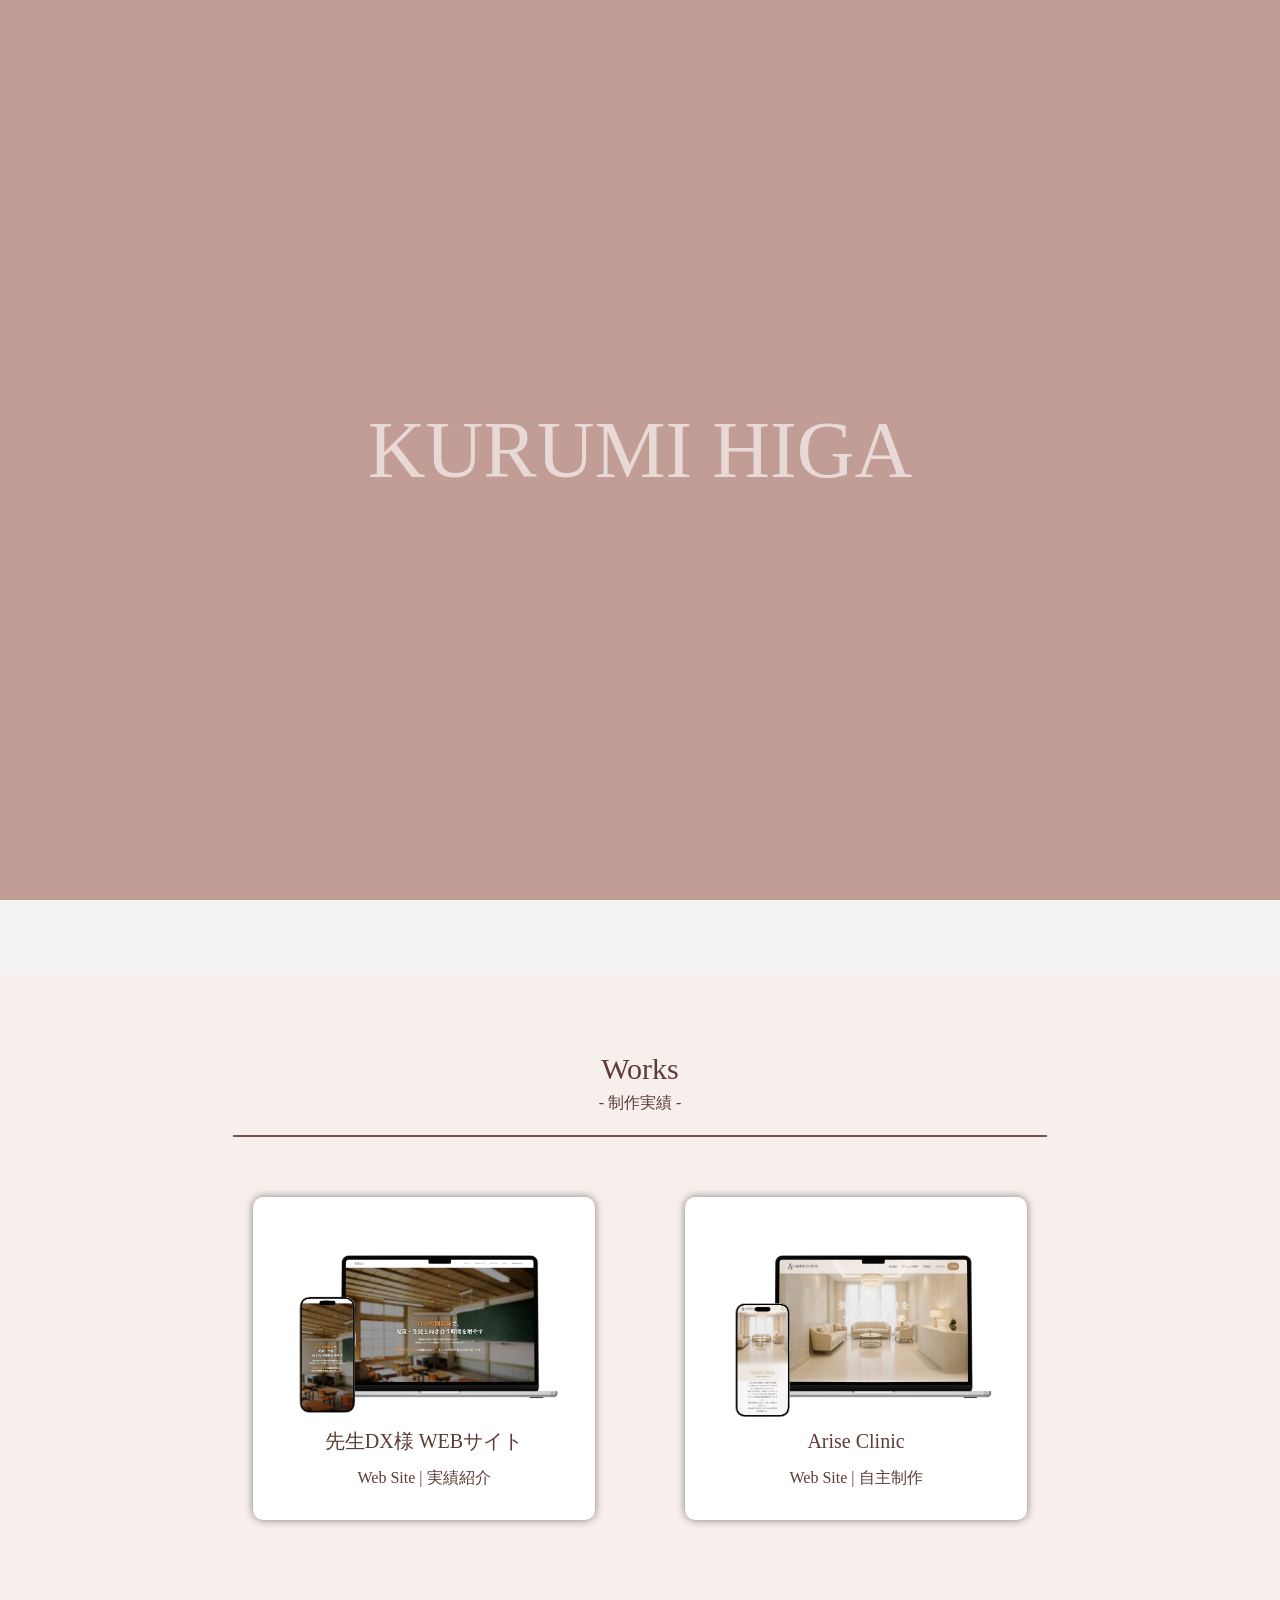
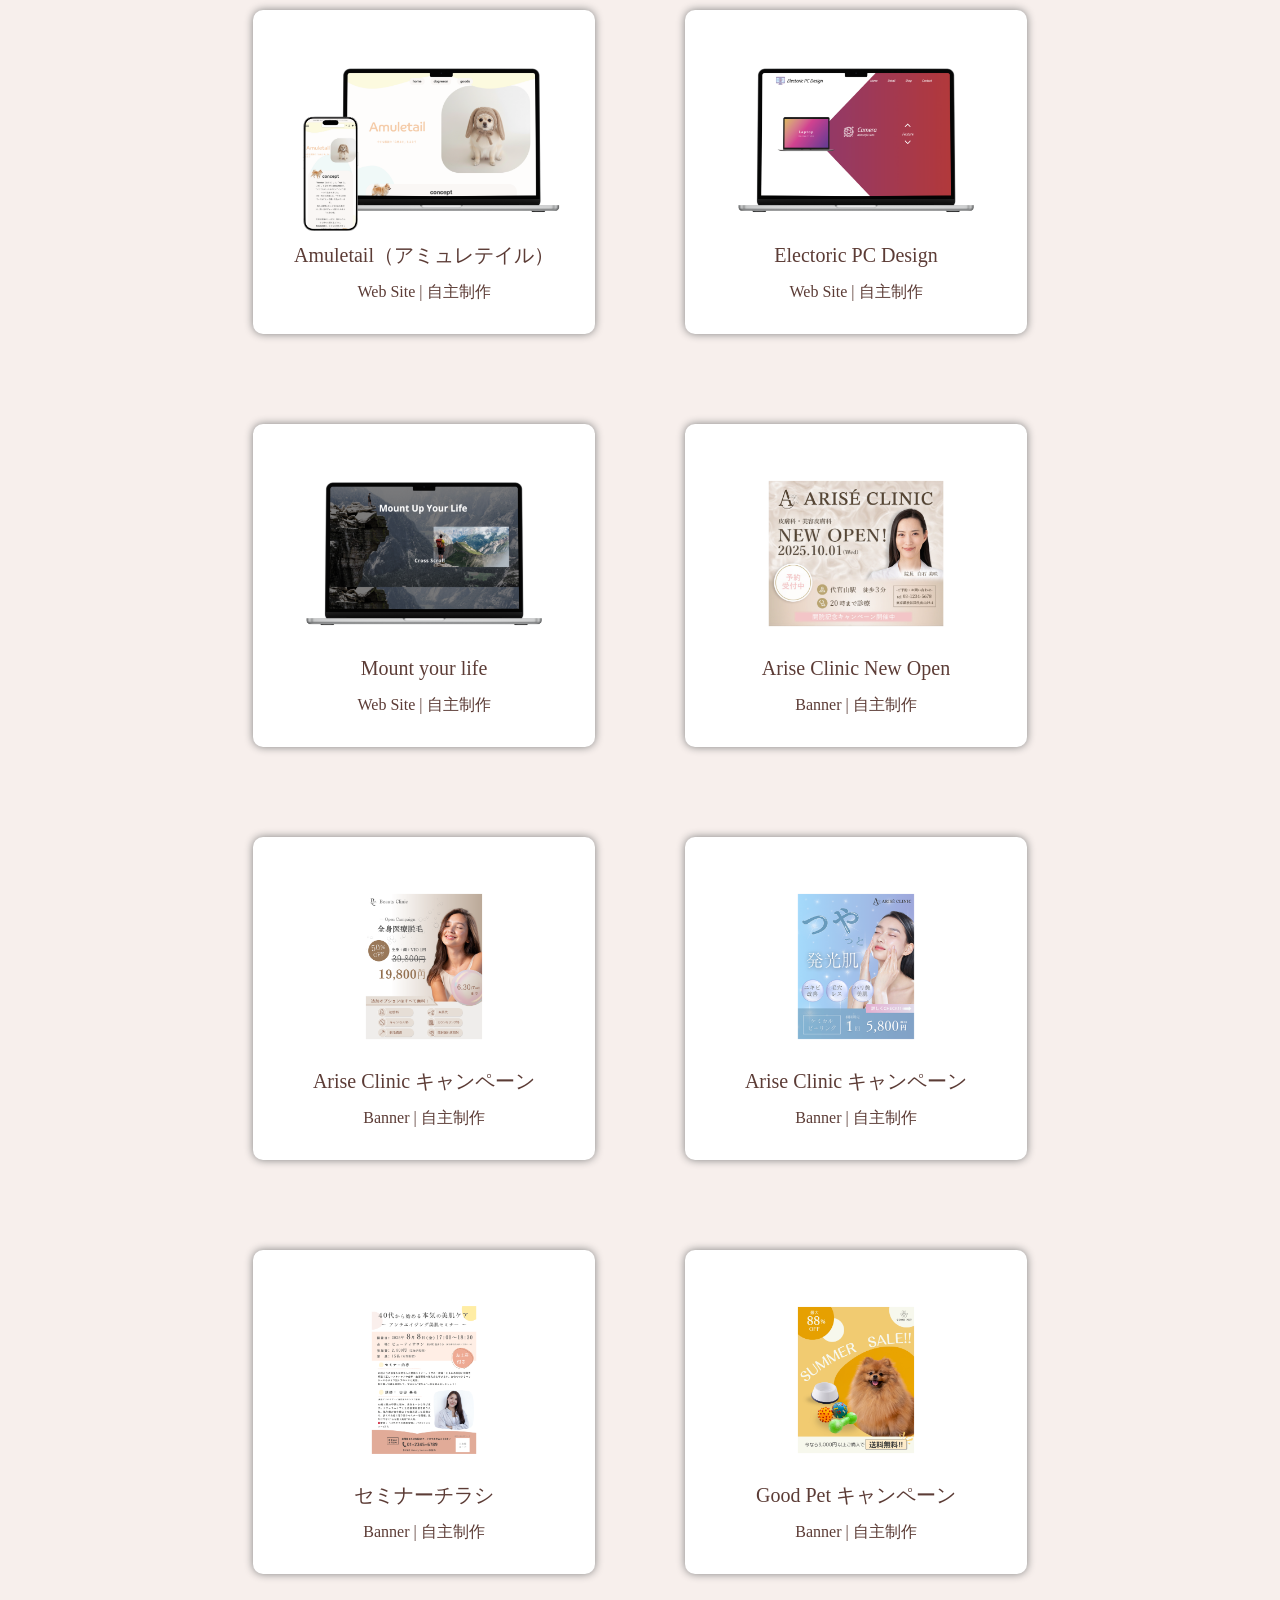
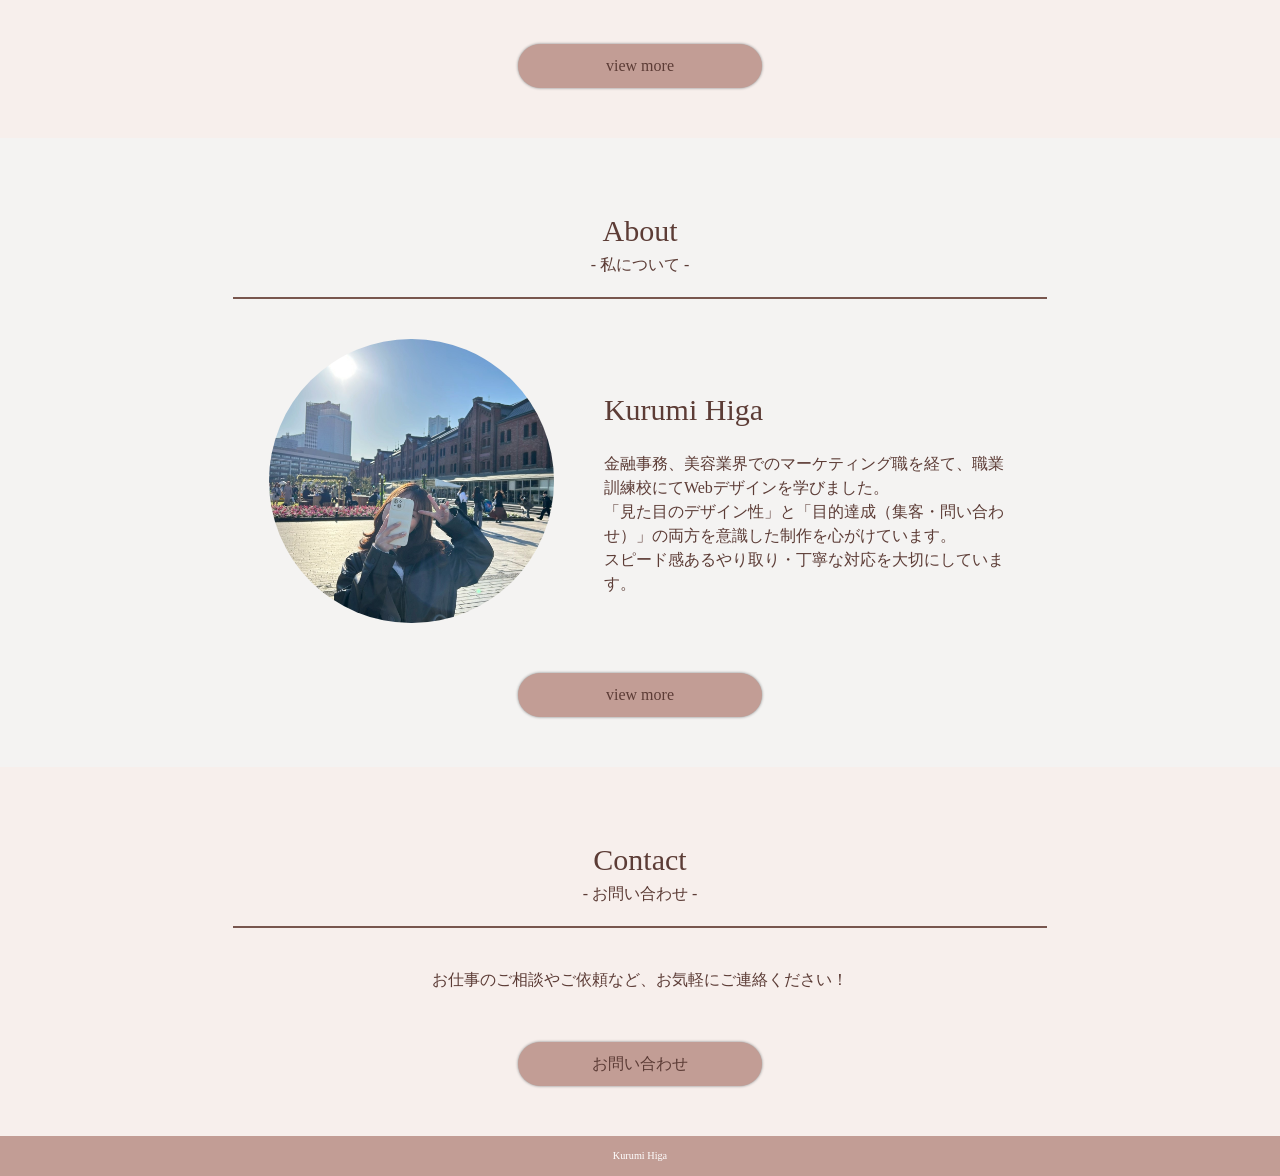
<file: index.html>
<!DOCTYPE html>
<html lang="ja">
<head>
    <meta charset="UTF-8">
    <meta name="viewport" content="width=device-width, initial-scale=1.0">
    <title>Kurumi Higa</title>
    <link rel="preconnect" href="https://fonts.googleapis.com">
    <link rel="preconnect" href="https://fonts.gstatic.com" crossorigin>
    <link href="https://fonts.googleapis.com/css2?family=Playfair+Display:ital,wght@0,400..900;1,400..900&display=swap" rel="stylesheet">
    <link rel='stylesheet' id='font-awesome-css' href='https://cdnjs.cloudflare.com/ajax/libs/font-awesome/6.1.2/css/all.min.css?ver=6.8.3' type='text/css' media='all' />
    <link href="https://fonts.googleapis.com/css2?family=Kosugi+Maru&family=Momo+Trust+Display&family=Zen+Maru+Gothic&display=swap" rel="stylesheet">
    <link rel="stylesheet" href="css/destyle.css">
    <link rel="stylesheet" href="css/slick-theme.css">
    <link rel="stylesheet" href="css/slick.css">
    <link rel="stylesheet" href="css/style.css">
</head>
<body>
    <header>
        <nav class="header-nav">
            <a href="index.html" class="header-title">Kurumi Higa</a>
            <ul class="gnav-list">
                <li>
                    <a href="index.html">Home</i></a>
                </li>
                <li>
                    <a href="works.html">Works<span>制作実績</span></a>
                </li>
                <li>
                    <a href="about.html">About<span>私について</span></a>
                </li>
                <li>
                    <a href="https://forms.gle/W8vheUCaeMo7gFhP9">Contact<span>お問い合わせ</span></a>
                </li>
            </ul>
        </nav>

        <button class="header-navbtn">
            <span></span>
        </button>
</header>

    <div id="splash-screen">
        <h1 id="welcome-text">KURUMI HIGA</h1>
    </div>

    <main class="top-main">
        <div class="mainvisual">

            <div class="mainvisual-text">
                <h2>Kurumi Higa</h2>
                <p>Web Designer | Web Coder</p>
            </div>
            <div class="mainvisual-img">
                <img src="img/flower.jpeg" alt="">
            </div>
        </div>

        <div class="scroll-wrap" aria-hidden="true">
            <span class="scroll-text">Scroll</span>
            <span class="scroll-line"></span>
        </div>

        <section id="works">
            <div class="inner">
                <div class="title-inner">
                    <h3>Works</h3>
                    <span>- 制作実績 -</span>
                </div>

                <!-- <div class="works-content">
                    <div class="works-wrap">
                        <a href="works1.html">
                            <img src="img/works/arise clinic.png" alt="">
                            <h4>Arise Clinic</h4>
                            <p>Web Site | 自主制作</p>
                        </a>
                    </div>
                    <div class="works-wrap">
                        <a href="works2.html">
                            <img src="img/works/amuletail.png" alt="">
                            <h4>Amuletail</h4>
                            <p>Web Site | 自主制作</p>
                        </a>
                    </div>
                    <div class="works-wrap">
                        <a href="works3.html">
                            <img src="img/works/electoricPCdesign.png" alt="">
                            <h4>Electoric PC Design</h4>
                            <p>Web Site | 自主制作</p>
                        </a>
                    </div>
                    <div class="works-wrap">
                        <a href="https://www.foriio.com/works/1852279">
                            <img src="img/works/mountyourlife.png" alt="">
                            <h4>Mount your life</h4>
                            <p>Web Site | 自主制作</p>
                        </a>
                    </div>
                    <div class="works-wrap">
                        <a href="https://www.foriio.com/works/1852288">
                            <img src="img/works/kurumidesign.png" alt="">
                            <h4>Kurumi Design</h4>
                            <p>LP Site | 自主制作</p>
                        </a>
                    </div>
                    <div class="works-wrap">
                        <a href="https://www.foriio.com/works/1974252">
                            <img src="img/works/banner1.png" alt="">
                            <h4>Arise Clinic New Open</h4>
                            <p>Banner | 自主制作</p>
                        </a>
                    </div>
                    <div class="works-wrap">
                        <a href="https://www.foriio.com/works/1654592">
                            <img src="img/works/banner3.png" alt="">
                            <h4>Arise Clinic キャンペーン</h4>
                            <p>Banner | 自主制作</p>
                        </a>
                    </div>
                    <div class="works-wrap">
                        <a href="https://www.foriio.com/works/1637871">
                            <img src="img/works/banner4.png" alt="">
                            <h4>Arise Clinic キャンペーン</h4>
                            <p>Banner | 自主制作</p>
                        </a>
                    </div>
                     <div class="works-wrap">
                        <a href="https://www.foriio.com/works/1861584">
                            <img src="img/works/banner5.png" alt="">
                            <h4>セミナーチラシ</h4>
                            <p>Banner | 自主制作</p>
                        </a>
                    </div>
                    <div class="works-wrap">
                        <a href="https://www.foriio.com/works/1679890">
                            <img src="img/works/banner2.png" alt="">
                            <h4>Good Pet キャンペーン</h4>
                            <p>Banner | 自主制作</p>
                        </a>
                    </div>
                    <div class="works-wrap">
                        <a href="https://www.foriio.com/works/1974341">
                            <img src="img/works/logo.png" alt="">
                            <h4>Arise Clinic Logo</h4>
                            <p>Logo | 自主制作</p>
                        </a>
                    </div>
                </div> -->

                <div class="works-content" id="works-content"></div>
                   
                <div class="click">
                    <a href="works.html">view more</a>
                </div>
            
            </div>

        </section>
        
        <section id="About">
            <div class="inner">
                <div class="title-inner">
                    <h3>About</h3>
                    <span>- 私について -</span>
                </div>
                <div class="profile-message">
                    <img src="img/profile.JPEG" class="profile-img" alt="">
                    <div class="profile-text">
                        <h3>Kurumi Higa</h3>
                        <p>
                            金融事務、美容業界でのマーケティング職を経て、職業訓練校にてWebデザインを学びました。<br>
                            「見た目のデザイン性」と「目的達成（集客・問い合わせ）」の両方を意識した制作を心がけています。<br>
                            スピード感あるやり取り・丁寧な対応を大切にしています。
                        </p>
                    </div>
                </div>
                <div class="click">
                    <a href="about.html">view more</a>
                </div>
            </div>
        </section>
        <section id="Contact">
            <div class="inner">
                <div class="title-inner">
                    <h3>Contact</h3>
                    <span>- お問い合わせ -</span>
                </div>
                <p>お仕事のご相談やご依頼など、お気軽にご連絡ください！</p>
                <div class="click">
                    <a href="https://forms.gle/W8vheUCaeMo7gFhP9">お問い合わせ</a>
                </div>
            </div>
        </section>
    </main>

    <div class="pagetop">
        <a href="#">TOP</a>
    </div>
    <footer>
        <small>Kurumi Higa</small>
    </footer>

    <script src="https://code.jquery.com/jquery-3.7.1.js" integrity="sha256-eKhayi8LEQwp4NKxN+CfCh+3qOVUtJn3QNZ0TciWLP4=" crossorigin="anonymous"></script>
    <script src="./js/slick.js"></script>
    <script src="./js/script.js"></script>
    <script src="./js/top-script.js"></script>
</body>
</html>
</file>
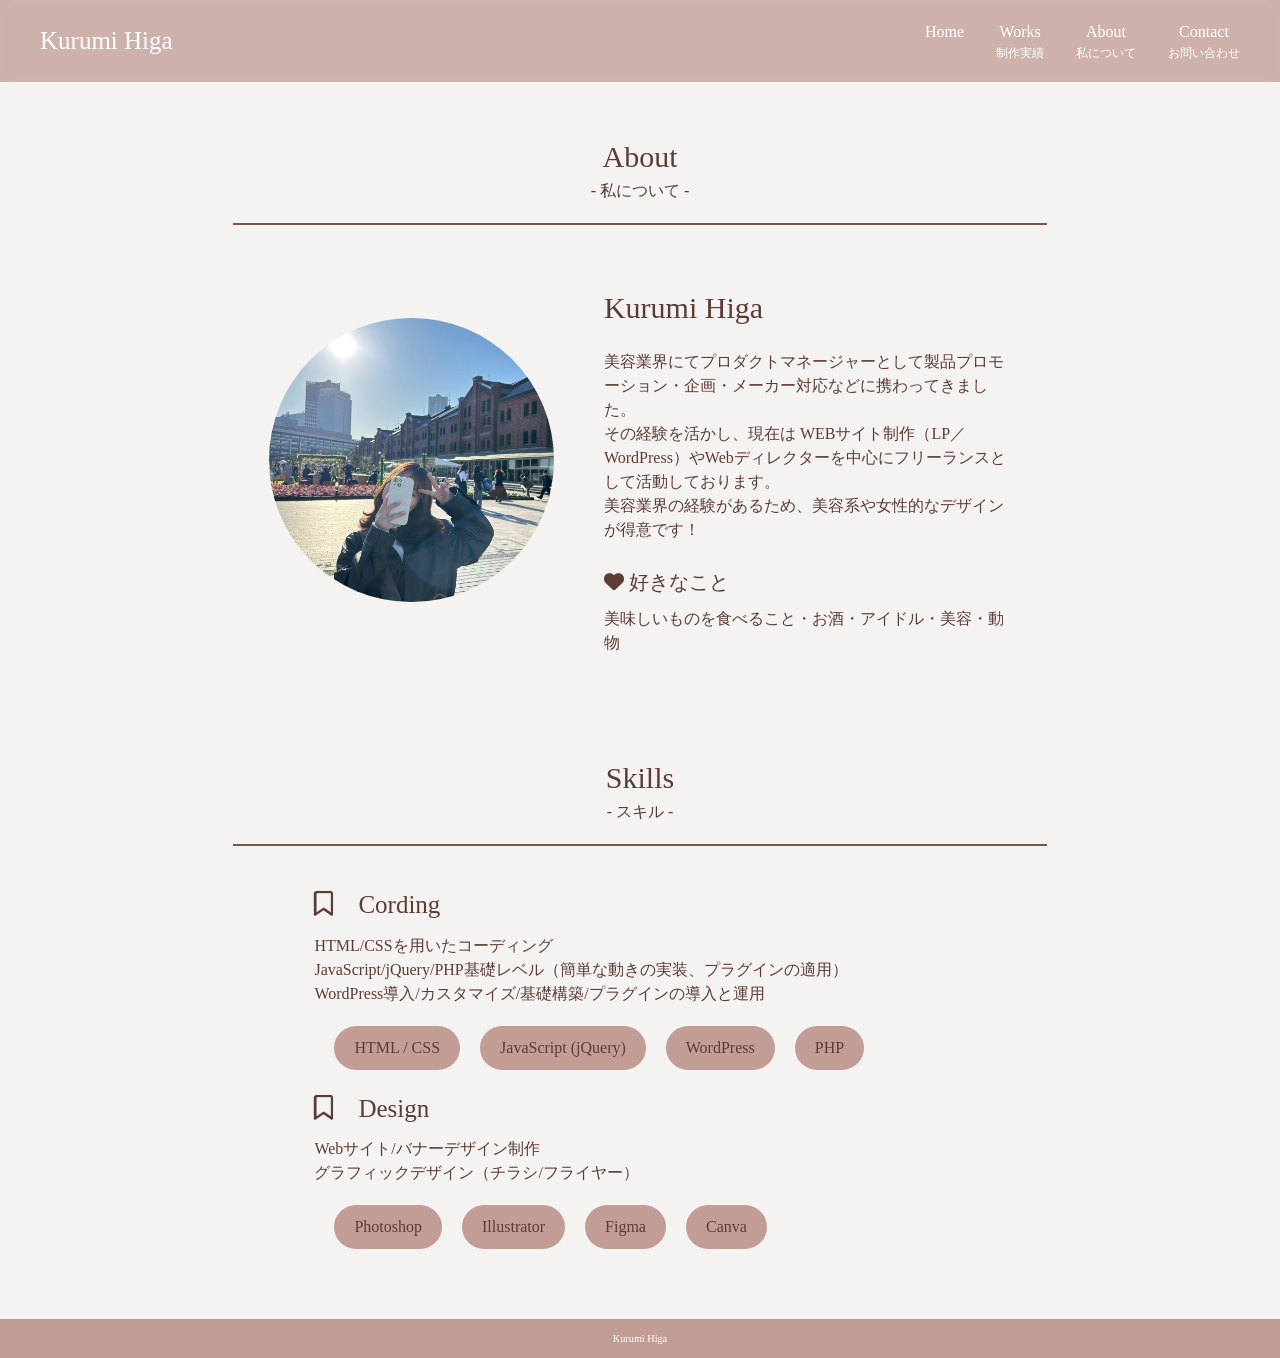
<file: abot.html>
<!DOCTYPE html>
<html lang="ja">
<head>
    <meta charset="UTF-8">
    <meta name="viewport" content="width=device-width, initial-scale=1.0">
    <title>Kurumi Naito</title>
    <link rel="preconnect" href="https://fonts.googleapis.com">
    <link rel="preconnect" href="https://fonts.gstatic.com" crossorigin>
    <link href="https://fonts.googleapis.com/css2?family=Playfair+Display:ital,wght@0,400..900;1,400..900&display=swap" rel="stylesheet">
    <link rel='stylesheet' id='font-awesome-css' href='https://cdnjs.cloudflare.com/ajax/libs/font-awesome/6.1.2/css/all.min.css?ver=6.8.3' type='text/css' media='all' />
    <link href="https://fonts.googleapis.com/css2?family=Kosugi+Maru&family=Momo+Trust+Display&family=Zen+Maru+Gothic&display=swap" rel="stylesheet">
    <link rel="stylesheet" href="css/destyle.css">
    <link rel="stylesheet" href="css/slick-theme.css">
    <link rel="stylesheet" href="css/slick.css">
    <link rel="stylesheet" href="css/style.css">
</head>
<body>
     <header>
        <nav class="header-nav">
            <a href="index.html" class="header-title">Kurumi Higa</a>
            <ul class="gnav-list">
                <li>
                    <a href="index.html">Home</i></a>
                </li>
                <li>
                    <a href="works.html">Works<span>制作実績</span></a>
                </li>
                <li>
                    <a href="abot.html">About<span>私について</span></a>
                </li>
                <li>
                    <a href="https://forms.gle/W8vheUCaeMo7gFhP9">Contact<span>お問い合わせ</span></a>
                </li>
            </ul>
        </nav>

        <button class="header-navbtn">
            <span></span>
        </button>
</header>

    <main>
        <section id="Profile">
            <div class="inner">
                <div class="title-inner">
                    <h3>About</h3>
                    <span>- 私について -</span>
                </div>
                <div class="profile-message">
                    <img src="img/profile.JPEG" class="profilepage-img" alt="">
                    <div class="profile-text">
                        <h3>Kurumi Higa</h3>
                        <p>
                            美容業界にてプロダクトマネージャーとして製品プロモーション・企画・メーカー対応などに携わってきました。<br>
                            その経験を活かし、現在は WEBサイト制作（LP／WordPress）やWebディレクターを中心にフリーランスとして活動しております。<br>
                            美容業界の経験があるため、美容系や女性的なデザインが得意です！
                        </p>
                        <h4><i class="fa-solid fa-heart"></i> 好きなこと</h4>
                        <p>美味しいものを食べること・お酒・アイドル・美容・動物</p>
                    </div>
                </div>
                <div class="title-inner">
                    <h3>Skills</h3>
                    <span>- スキル -</span>
                </div>
                <div class="skill-content">
                    <h4><i class="fa-regular fa-bookmark"></i>　Cording</h4>
                    <ul>
                        <li>HTML/CSSを用いたコーディング</li>
                        <li>JavaScript/jQuery/PHP基礎レベル（簡単な動きの実装、プラグインの適用）</li>
                        <li>WordPress導入/カスタマイズ/基礎構築/プラグインの導入と運用</li>
                    </ul>
                    <div class="tools">
                        <p>HTML / CSS</p>
                        <p>JavaScript (jQuery)</p>
                        <p>WordPress</p>
                        <p>PHP</p>
                    </div>
                </div>
                <div class="skill-content">
                    <h4><i class="fa-regular fa-bookmark"></i>　Design</h4>
                    <ul>
                        <li>Webサイト/バナーデザイン制作</li>
                        <li>グラフィックデザイン（チラシ/フライヤー）</li>
                    </ul>
                    <div class="tools">
                        <p>Photoshop</p>
                        <p>Illustrator</p>
                        <p>Figma</p>
                        <p>Canva</p>
                    </div>
                </div>
            </div>
        </section>
        
    </main>

    <div class="pagetop">
        <a href="#">TOP</a>
    </div>
    <footer>
        <small>Kurumi Higa</small>
    </footer>

    <script src="https://code.jquery.com/jquery-3.7.1.js" integrity="sha256-eKhayi8LEQwp4NKxN+CfCh+3qOVUtJn3QNZ0TciWLP4=" crossorigin="anonymous"></script>
    <script src="js/slick.js"></script>
    <script src="js/script.js"></script>
</body>
</html>
</file>
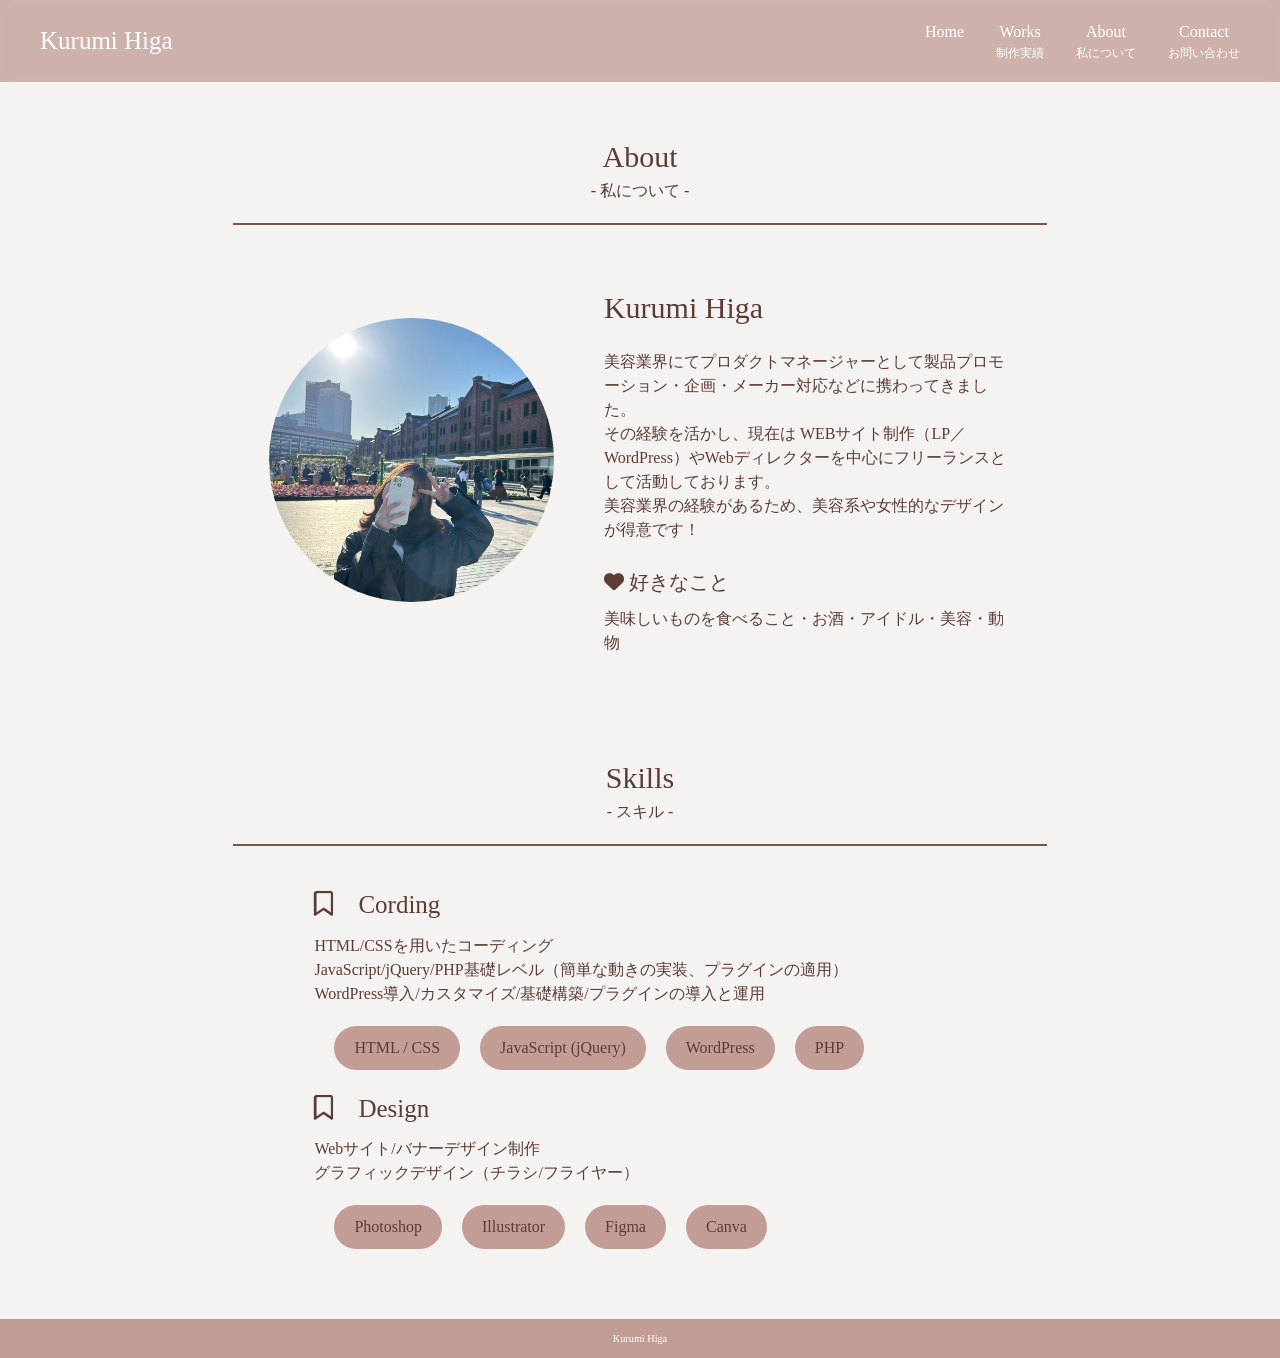
<file: about.html>
<!DOCTYPE html>
<html lang="ja">
<head>
    <meta charset="UTF-8">
    <meta name="viewport" content="width=device-width, initial-scale=1.0">
    <title>Kurumi Higa</title>
    <link rel="preconnect" href="https://fonts.googleapis.com">
    <link rel="preconnect" href="https://fonts.gstatic.com" crossorigin>
    <link href="https://fonts.googleapis.com/css2?family=Playfair+Display:ital,wght@0,400..900;1,400..900&display=swap" rel="stylesheet">
    <link rel='stylesheet' id='font-awesome-css' href='https://cdnjs.cloudflare.com/ajax/libs/font-awesome/6.1.2/css/all.min.css?ver=6.8.3' type='text/css' media='all' />
    <link href="https://fonts.googleapis.com/css2?family=Kosugi+Maru&family=Momo+Trust+Display&family=Zen+Maru+Gothic&display=swap" rel="stylesheet">
    <link rel="stylesheet" href="css/destyle.css">
    <link rel="stylesheet" href="css/slick-theme.css">
    <link rel="stylesheet" href="css/slick.css">
    <link rel="stylesheet" href="css/style.css">
</head>
<body>
     <header>
        <nav class="header-nav">
            <a href="index.html" class="header-title">Kurumi Higa</a>
            <ul class="gnav-list">
                <li>
                    <a href="index.html">Home</i></a>
                </li>
                <li>
                    <a href="works.html">Works<span>制作実績</span></a>
                </li>
                <li>
                    <a href="about.html">About<span>私について</span></a>
                </li>
                <li>
                    <a href="https://forms.gle/W8vheUCaeMo7gFhP9">Contact<span>お問い合わせ</span></a>
                </li>
            </ul>
        </nav>

        <button class="header-navbtn">
            <span></span>
        </button>
</header>

    <main>
        <section id="Profile">
            <div class="inner">
                <div class="title-inner">
                    <h3>About</h3>
                    <span>- 私について -</span>
                </div>
                <div class="profile-message">
                    <img src="img/profile.JPEG" class="profilepage-img" alt="">
                    <div class="profile-text">
                        <h3>Kurumi Higa</h3>
                        <p>
                            美容業界にてプロダクトマネージャーとして製品プロモーション・企画・メーカー対応などに携わってきました。<br>
                            その経験を活かし、現在は WEBサイト制作（LP／WordPress）やWebディレクターを中心にフリーランスとして活動しております。<br>
                            美容業界の経験があるため、美容系や女性的なデザインが得意です！
                        </p>
                        <h4><i class="fa-solid fa-heart"></i> 好きなこと</h4>
                        <p>美味しいものを食べること・お酒・アイドル・美容・動物</p>
                    </div>
                </div>
                <div class="title-inner">
                    <h3>Skills</h3>
                    <span>- スキル -</span>
                </div>
                <div class="skill-content">
                    <h4><i class="fa-regular fa-bookmark"></i>　Cording</h4>
                    <ul>
                        <li>HTML/CSSを用いたコーディング</li>
                        <li>JavaScript/jQuery/PHP基礎レベル（簡単な動きの実装、プラグインの適用）</li>
                        <li>WordPress導入/カスタマイズ/基礎構築/プラグインの導入と運用</li>
                    </ul>
                    <div class="tools">
                        <p>HTML / CSS</p>
                        <p>JavaScript (jQuery)</p>
                        <p>WordPress</p>
                        <p>PHP</p>
                    </div>
                </div>
                <div class="skill-content">
                    <h4><i class="fa-regular fa-bookmark"></i>　Design</h4>
                    <ul>
                        <li>Webサイト/バナーデザイン制作</li>
                        <li>グラフィックデザイン（チラシ/フライヤー）</li>
                    </ul>
                    <div class="tools">
                        <p>Photoshop</p>
                        <p>Illustrator</p>
                        <p>Figma</p>
                        <p>Canva</p>
                    </div>
                </div>
            </div>
        </section>
        
    </main>

    <div class="pagetop">
        <a href="#">TOP</a>
    </div>
    <footer>
        <small>Kurumi Higa</small>
    </footer>

    <script src="https://code.jquery.com/jquery-3.7.1.js" integrity="sha256-eKhayi8LEQwp4NKxN+CfCh+3qOVUtJn3QNZ0TciWLP4=" crossorigin="anonymous"></script>
    <script src="js/slick.js"></script>
    <script src="js/script.js"></script>
</body>
</html>
</file>
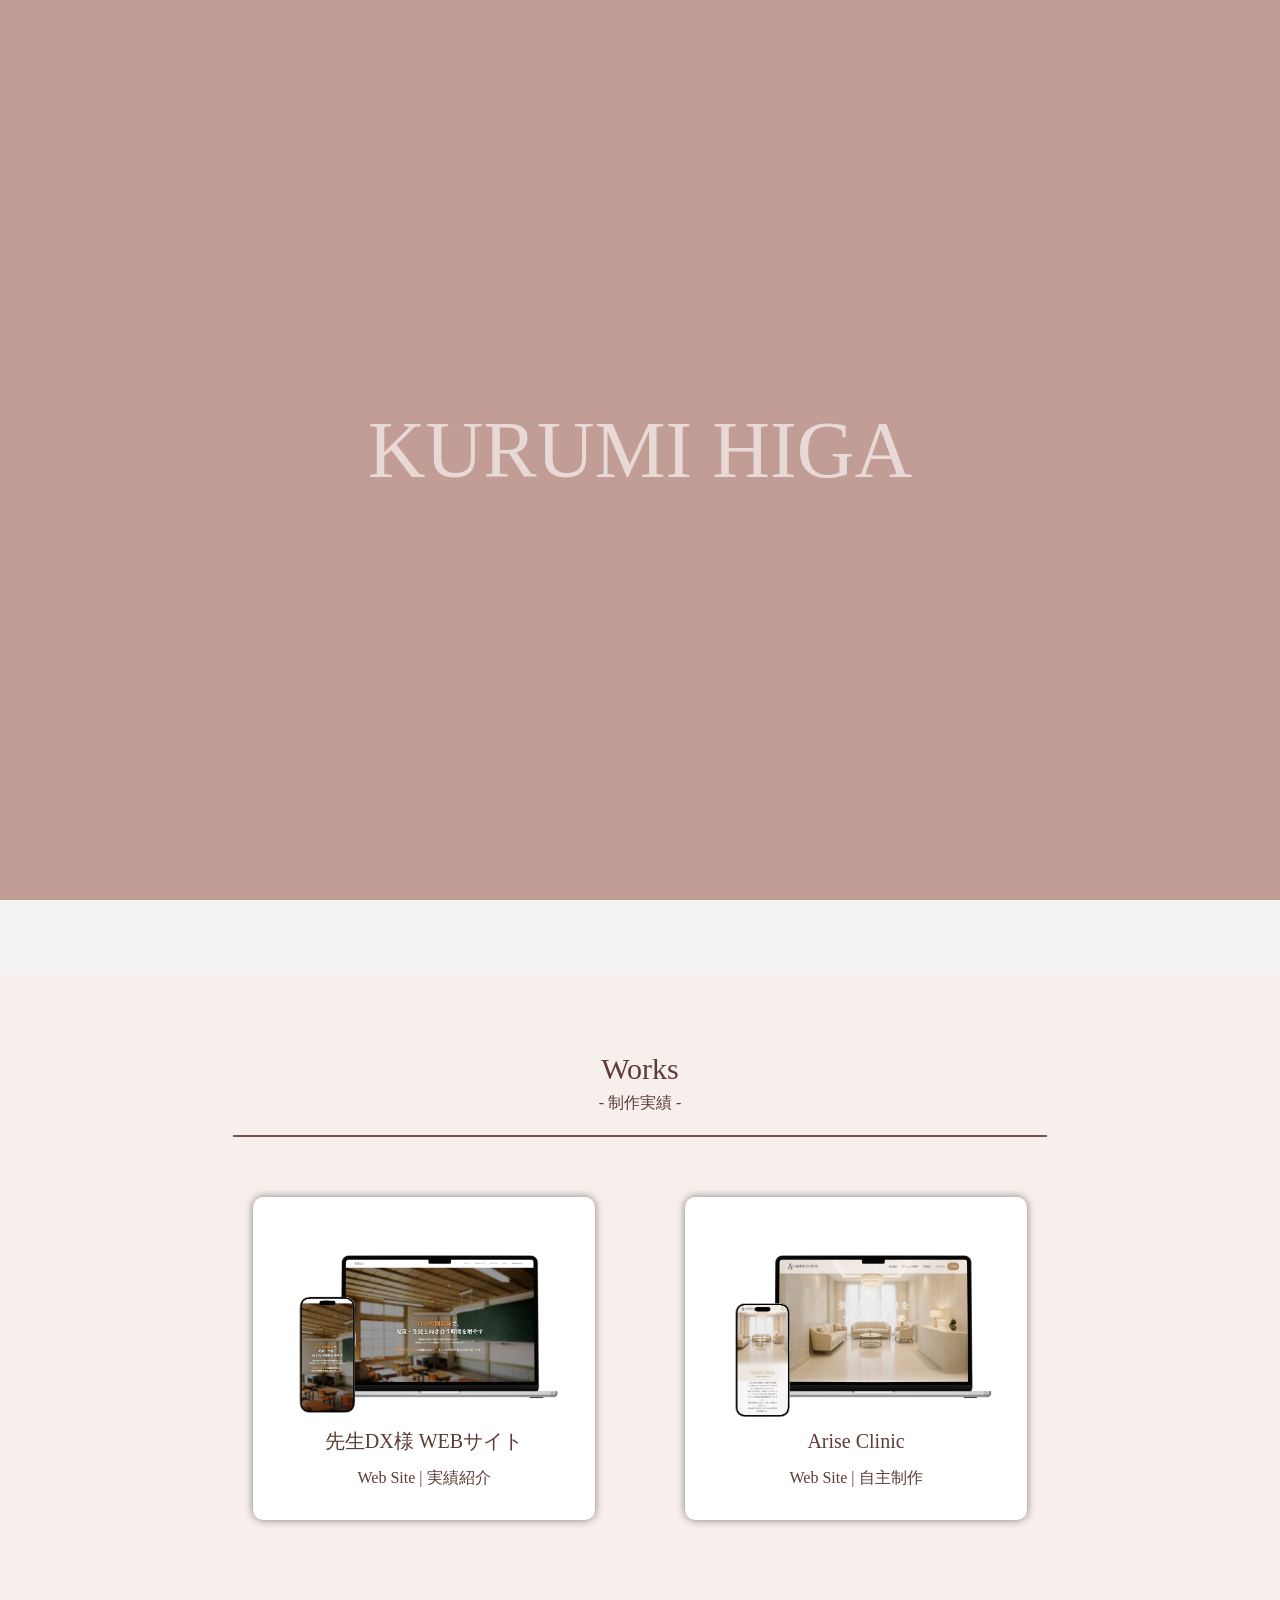
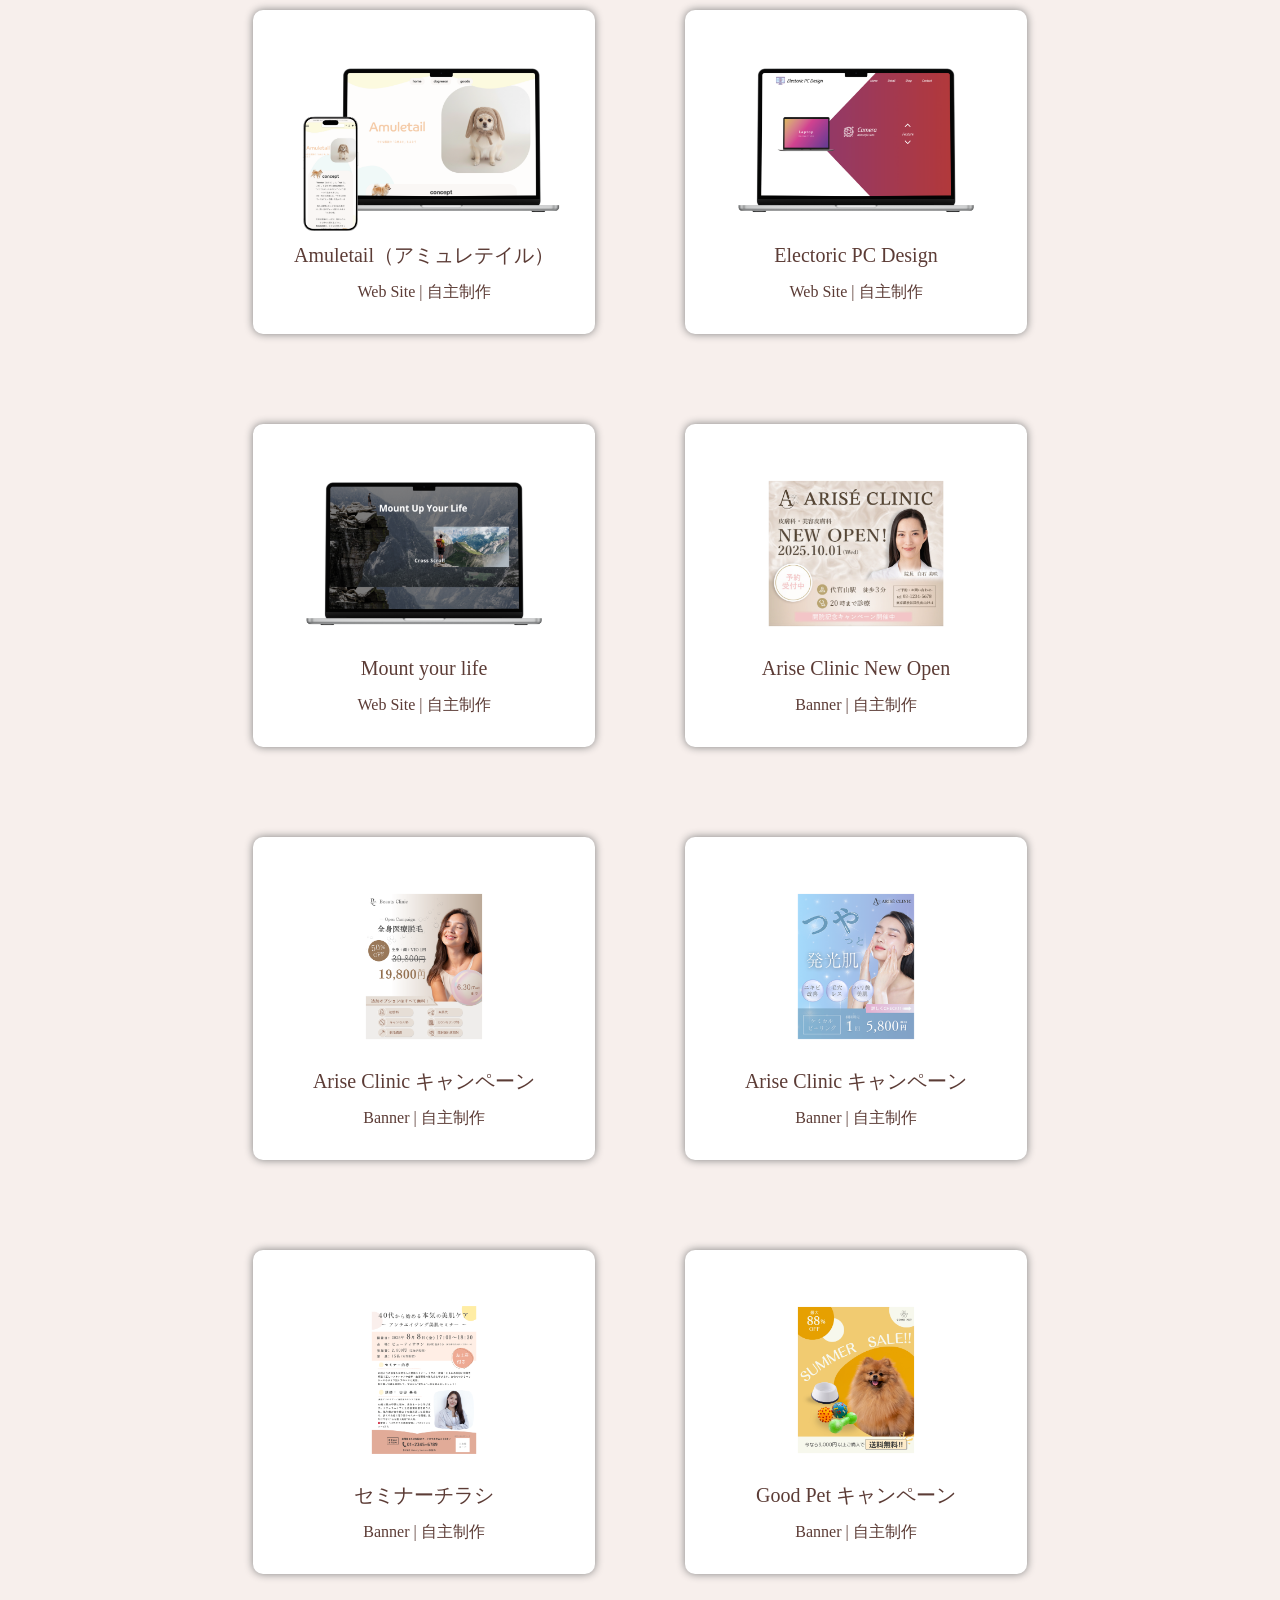
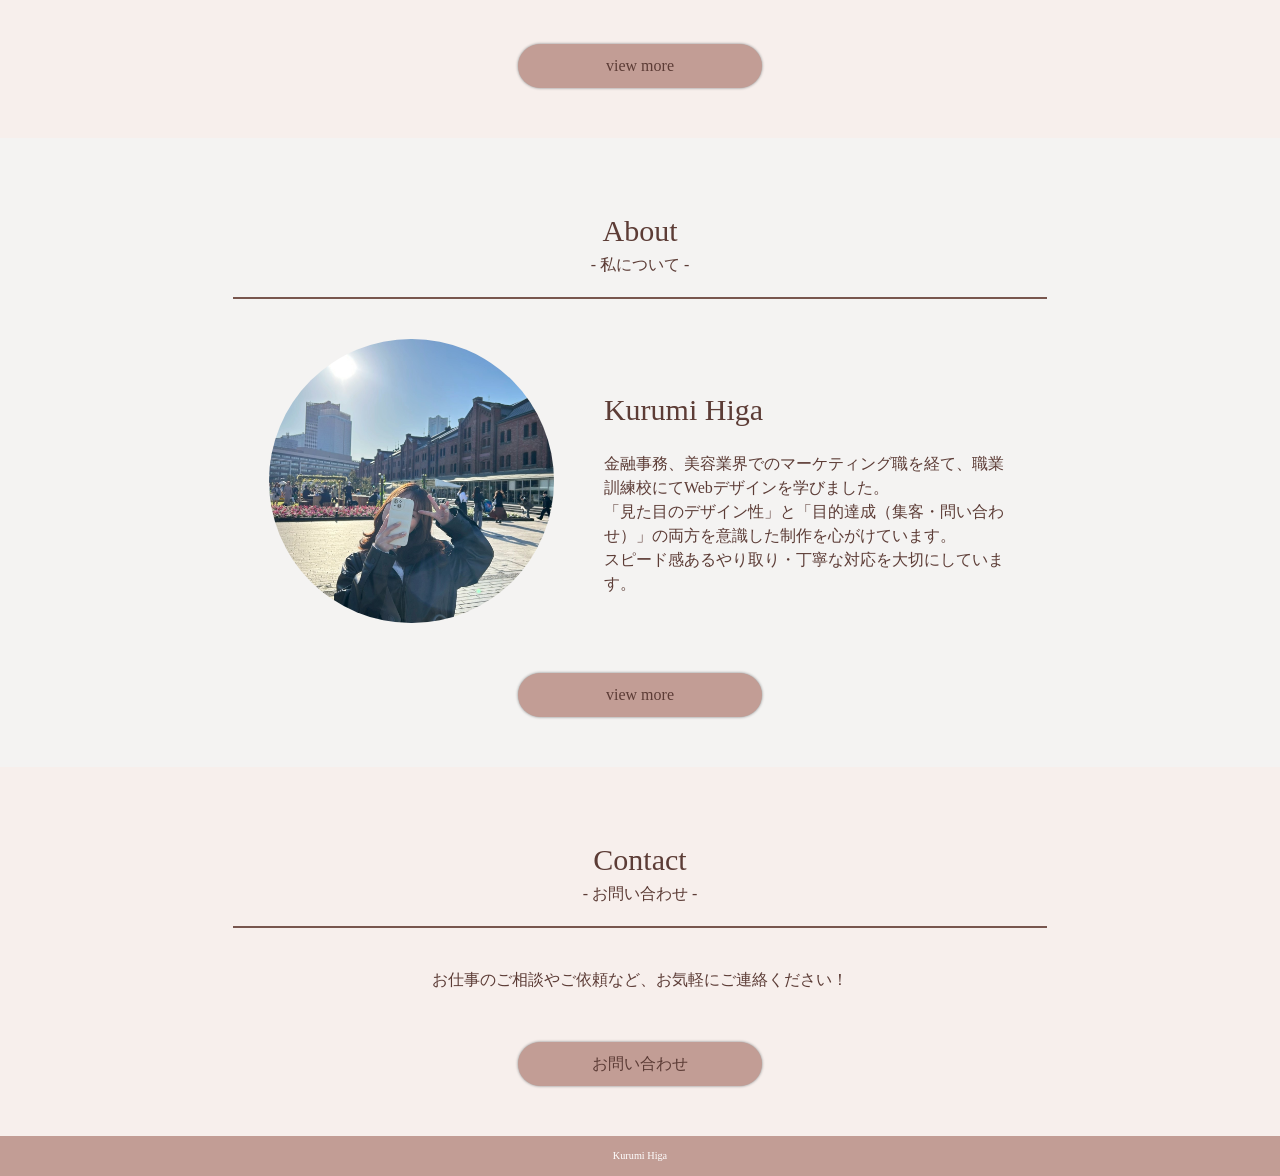
<file: works-detail.html>
<!DOCTYPE html>
<html lang="ja">
<head>
    <meta charset="UTF-8">
    <meta name="viewport" content="width=device-width, initial-scale=1.0">
    <title>Works Detail | Kurumi Higa</title>
    <link rel="preconnect" href="https://fonts.googleapis.com">
    <link rel="preconnect" href="https://fonts.gstatic.com" crossorigin>
    <link href="https://fonts.googleapis.com/css2?family=Playfair+Display:ital,wght@0,400..900;1,400..900&display=swap" rel="stylesheet">
    <link rel='stylesheet' id='font-awesome-css' href='https://cdnjs.cloudflare.com/ajax/libs/font-awesome/6.1.2/css/all.min.css?ver=6.8.3' type='text/css' media='all' />
    <link href="https://fonts.googleapis.com/css2?family=Kosugi+Maru&family=Momo+Trust+Display&family=Zen+Maru+Gothic&display=swap" rel="stylesheet">
    <link rel="stylesheet" href="css/destyle.css">
    <link rel="stylesheet" href="css/slick-theme.css">
    <link rel="stylesheet" href="css/slick.css">
    <link rel="stylesheet" href="css/style.css">
</head>
<body>
    <header>
        <nav class="header-nav">
            <a href="index.html" class="header-title">Kurumi Higa</a>
            <ul class="gnav-list">
                <li>
                    <a href="index.html">Home</a>
                </li>
                <li>
                    <a href="works.html">Works<span>制作実績</span></a>
                </li>
                <li>
                    <a href="about.html">About<span>私について</span></a>
                </li>
                <li>
                    <a href="https://forms.gle/W8vheUCaeMo7gFhP9">Contact<span>お問い合わせ</span></a>
                </li>
            </ul>
        </nav>

        <button class="header-navbtn">
            <span></span>
        </button>
    </header>

    <main>
        <section id="works" class="works-container">
            <div class="inner">
                <div class="title-inner">
                    <h3>Works</h3>
                    <span>- 制作実績 -</span>
                </div>
            </div>
        </section>

        <!-- 制作実績詳細コンテンツエリア -->
        <div class="products-wrap">
            <h2 id="detail-main-title"></h2>
            
            <!-- メインサムネイル画像 -->
            <img id="detail-main-thumb" src="" alt="">
                
            <div class="products-inner">
                <!-- PC / SP キャプチャ画像 -->
                <div class="viewport-img">
                    <img id="detail-pc-img" src="" alt="PC">
                    <img id="detail-sp-img" src="" alt="SP">
                </div>
                
                <div class="products-comment">
                    <h3 id="detail-title"></h3>
                    <p id="detail-category"></p>
                    <br>
                    
                    <h4>コンセプト</h4>
                    <p id="detail-concept"></p>
                    
                    <h4>制作目的</h4>
                    <ul id="detail-purpose"></ul>

                    <h4>掲載場所</h4>
                    <p id="detail-place"></p>
                
                    <h4>ターゲット</h4>
                    <ul id="detail-target"></ul>
                    
                    <h4>制作のポイント</h4>
                    <ul id="detail-points"></ul>
                    
                    <h4>使用ツール</h4>
                    <p id="detail-tools"></p>

                    <h4>サイズ</h4>
                    <p id="detail-size"></p>
                    
                    <h4>制作期間</h4>
                    <p id="detail-period"></p>

                    <!-- 実際のサイトへのリンクボタン -->
                    <div style="margin-top: 30px; text-align: center;">
                        <a id="site-link" href="" target="_blank" rel="noopener noreferrer" class="visit-btn" style="display: inline-block; padding: 12px 24px; background: #333; color: #fff; border-radius: 4px; text-decoration: none;">
                            実際のサイトを見る <i class="fa-solid fa-arrow-up-right-from-square"></i>
                        </a>
                    </div>
                </div>
            </div>
        </div>
    </main>

    <div class="pagetop">
        <a href="#">TOP</a>
    </div>
    
    <footer>
        <small>Kurumi Higa</small>
    </footer>

    <script src="https://code.jquery.com/jquery-3.7.1.js" integrity="sha256-eKhayi8LEQwp4NKxN+CfCh+3qOVUtJn3QNZ0TciWLP4=" crossorigin="anonymous"></script>
    <script src="js/slick.js"></script>
    <script src="js/script.js"></script>
    <script src="js/detail-script.js"></script>
</body>
</html>
</file>
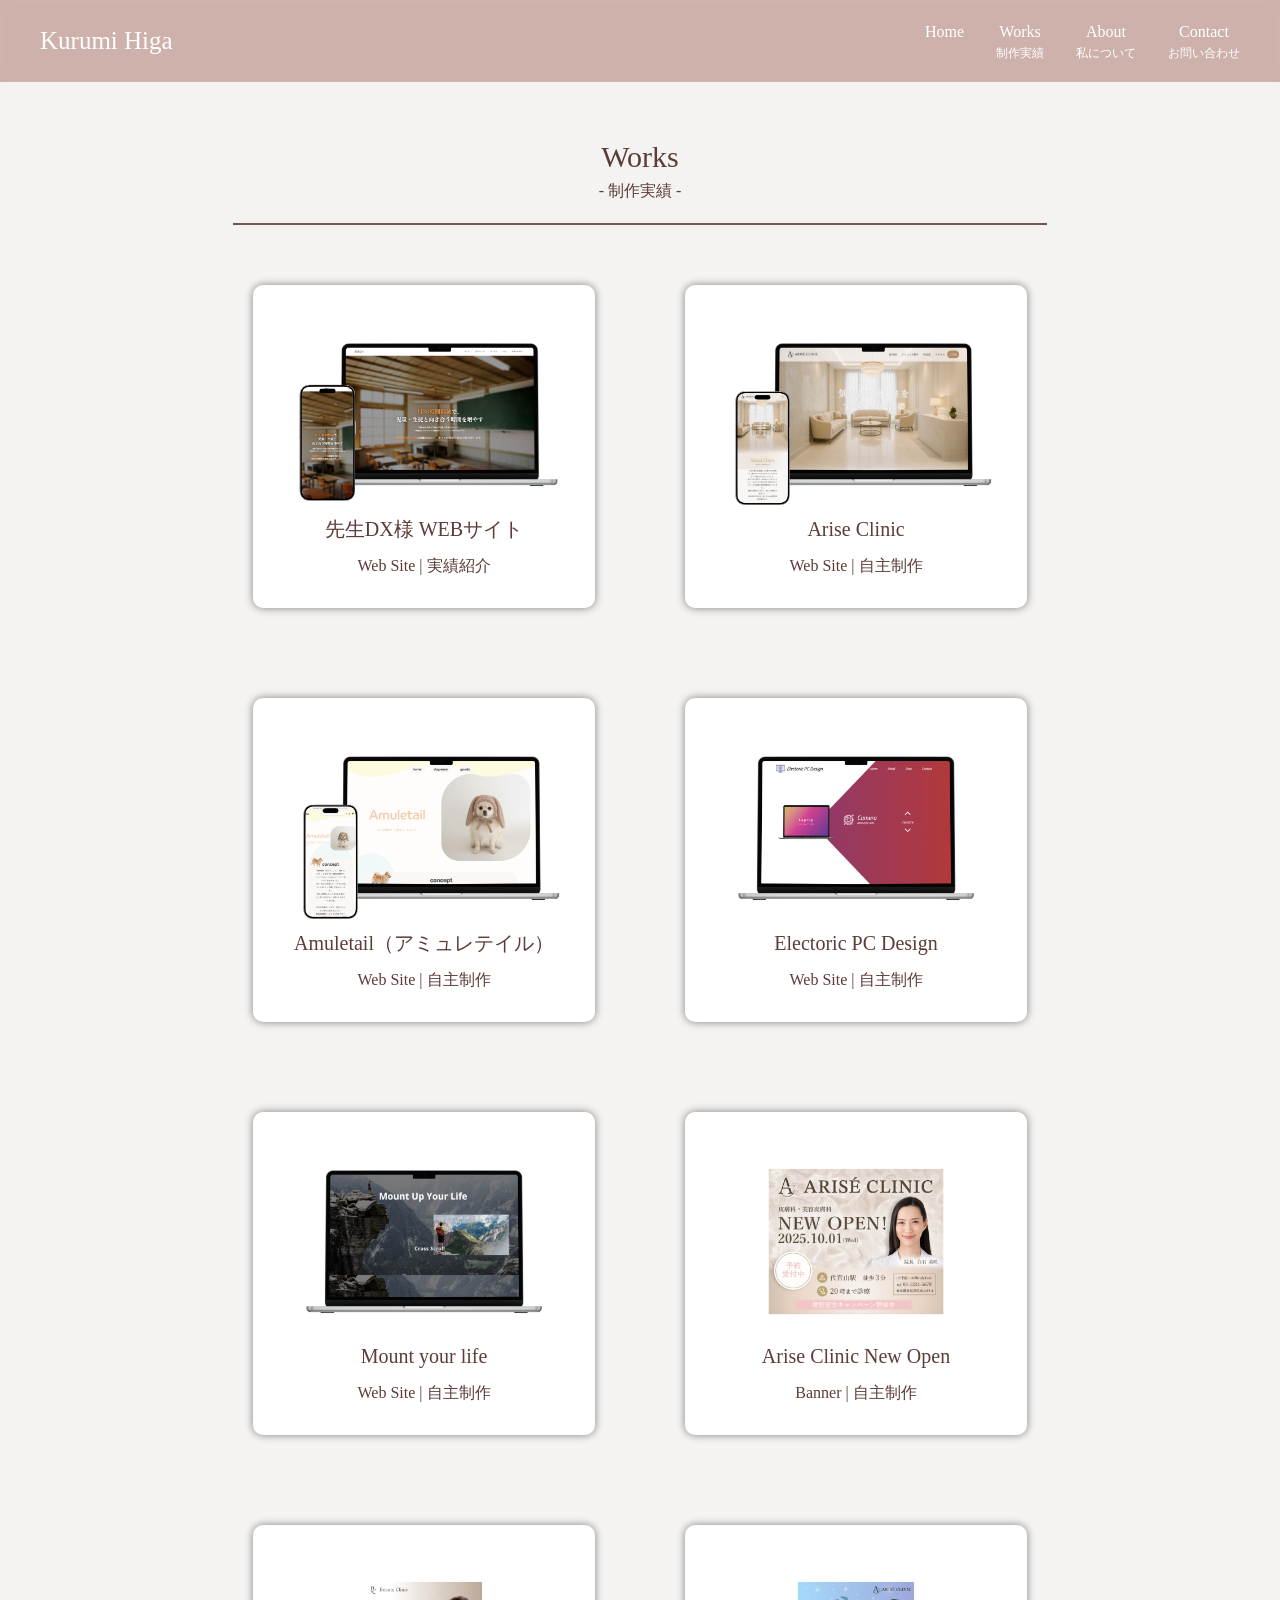
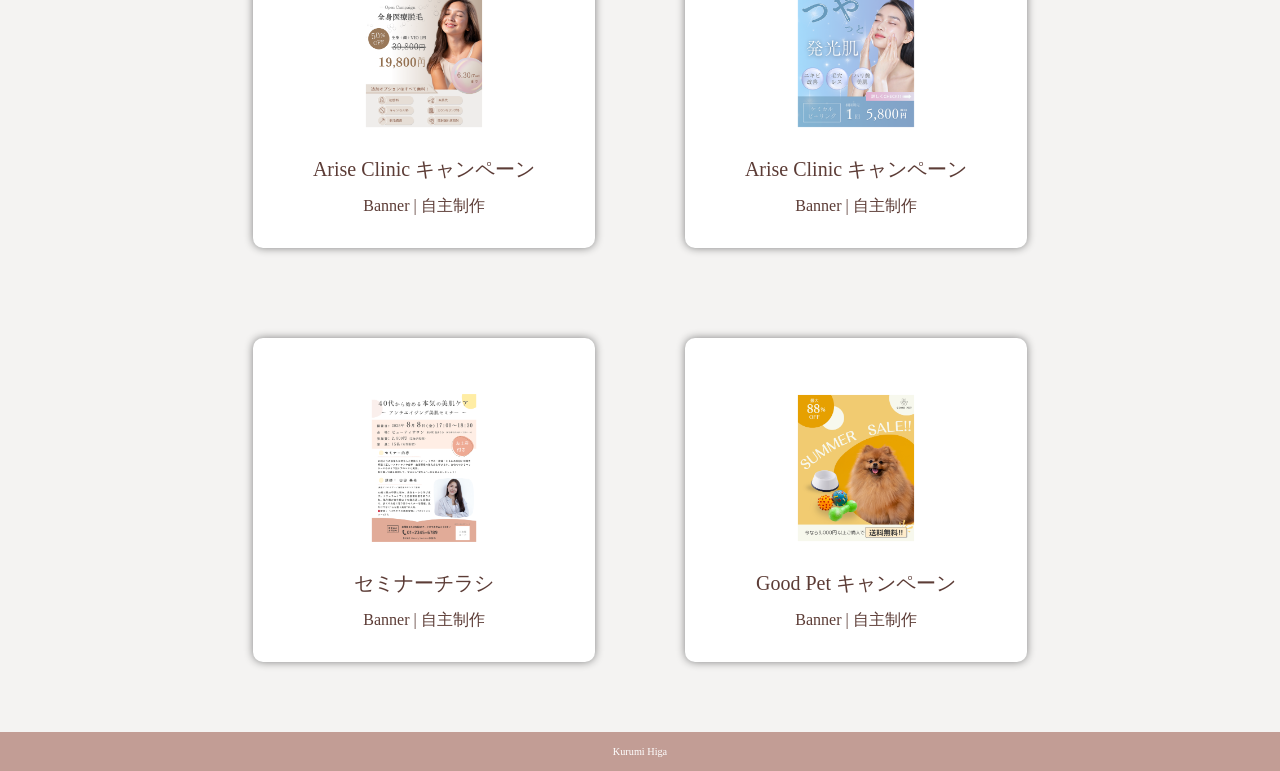
<file: works.html>
<!DOCTYPE html>
<html lang="ja">
<head>
    <meta charset="UTF-8">
    <meta name="viewport" content="width=device-width, initial-scale=1.0">
    <title>Kurumi Higa</title>
    <link rel="preconnect" href="https://fonts.googleapis.com">
    <link rel="preconnect" href="https://fonts.gstatic.com" crossorigin>
    <link href="https://fonts.googleapis.com/css2?family=Playfair+Display:ital,wght@0,400..900;1,400..900&display=swap" rel="stylesheet">
    <link rel='stylesheet' id='font-awesome-css' href='https://cdnjs.cloudflare.com/ajax/libs/font-awesome/6.1.2/css/all.min.css?ver=6.8.3' type='text/css' media='all' />
    <link href="https://fonts.googleapis.com/css2?family=Kosugi+Maru&family=Momo+Trust+Display&family=Zen+Maru+Gothic&display=swap" rel="stylesheet">
    <link rel="stylesheet" href="css/destyle.css">
    <link rel="stylesheet" href="css/slick-theme.css">
    <link rel="stylesheet" href="css/slick.css">
    <link rel="stylesheet" href="css/style.css">
</head>
<body>
     <header>
        <nav class="header-nav">
            <a href="index.html" class="header-title">Kurumi Higa</a>
            <ul class="gnav-list">
                <li>
                    <a href="index.html">Home</i></a>
                </li>
                <li>
                    <a href="works.html">Works<span>制作実績</span></a>
                </li>
                <li>
                    <a href="about.html">About<span>私について</span></a>
                </li>
                <li>
                    <a href="https://forms.gle/W8vheUCaeMo7gFhP9">Contact<span>お問い合わせ</span></a>
                </li>
            </ul>
        </nav>

        <button class="header-navbtn">
            <span></span>
        </button>
</header>

    <main>
        <section id="works" class="works-container">
            <div class="inner">
                <div class="title-inner">
                    <h3>Works</h3>
                    <span>- 制作実績 -</span>
                </div>

                <!-- <div class="works-content">
                    <div class="works-wrap">
                        <a href="works1.html">
                            <img src="img/works/arise clinic.png" alt="">
                            <h4>Arise Clinic</h4>
                            <p>Web Site | 自主制作</p>
                        </a>
                    </div>
                    <div class="works-wrap">
                        <a href="works2.html">
                            <img src="img/works/amuletail.png" alt="">
                            <h4>Amuletail</h4>
                            <p>Web Site | 自主制作</p>
                        </a>
                    </div>
                    <div class="works-wrap">
                        <a href="works3.html">
                            <img src="img/works/electoricPCdesign.png" alt="">
                            <h4>Electoric PC Design</h4>
                            <p>Web Site | 自主制作</p>
                        </a>
                    </div>
                    <div class="works-wrap">
                        <a href="https://www.foriio.com/works/1852279">
                            <img src="img/works/mountyourlife.png" alt="">
                            <h4>Mount your life</h4>
                            <p>Web Site | 自主制作</p>
                        </a>
                    </div>
                    <div class="works-wrap">
                        <a href="https://www.foriio.com/works/1852288">
                            <img src="img/works/kurumidesign.png" alt="">
                            <h4>Kurumi Design</h4>
                            <p>LP Site | 自主制作</p>
                        </a>
                    </div>
                    <div class="works-wrap">
                        <a href="https://www.foriio.com/works/1974252">
                            <img src="img/works/banner1.png" alt="">
                            <h4>Arise Clinic New Open</h4>
                            <p>Banner | 自主制作</p>
                        </a>
                    </div>
                    <div class="works-wrap">
                        <a href="https://www.foriio.com/works/1654592">
                            <img src="img/works/banner3.png" alt="">
                            <h4>Arise Clinic キャンペーン</h4>
                            <p>Banner | 自主制作</p>
                        </a>
                    </div>
                    <div class="works-wrap">
                        <a href="https://www.foriio.com/works/1637871">
                            <img src="img/works/banner4.png" alt="">
                            <h4>Arise Clinic キャンペーン</h4>
                            <p>Banner | 自主制作</p>
                        </a>
                    </div>
                        <div class="works-wrap">
                        <a href="https://www.foriio.com/works/1861584">
                            <img src="img/works/banner5.png" alt="">
                            <h4>セミナーチラシ</h4>
                            <p>Banner | 自主制作</p>
                        </a>
                    </div>
                    <div class="works-wrap">
                        <a href="https://www.foriio.com/works/1679890">
                            <img src="img/works/banner2.png" alt="">
                            <h4>Good Pet キャンペーン</h4>
                            <p>Banner | 自主制作</p>
                        </a>
                    </div>
                    <div class="works-wrap">
                        <a href="https://www.foriio.com/works/1974341">
                            <img src="img/works/logo.png" alt="">
                            <h4>Arise Clinic Logo</h4>
                            <p>Logo | 自主制作</p>
                        </a>
                    </div>
                </div> -->

                <div class="works-content" id="works-content"></div>
            </div>
        </section>
    </main>

    <div class="pagetop">
        <a href="#">TOP</a>
    </div>
    <footer>
        <small>Kurumi Higa</small>
    </footer>

    <script src="https://code.jquery.com/jquery-3.7.1.js" integrity="sha256-eKhayi8LEQwp4NKxN+CfCh+3qOVUtJn3QNZ0TciWLP4=" crossorigin="anonymous"></script>
    <script src="js/slick.js"></script>
    <script src="js/script.js"></script>
    <script src="js/top-script.js"></script>
</body>
</html>
</file>
<file: css/destyle.css>
/*! destyle.css v4.0.1 | MIT License | https://github.com/nicolas-cusan/destyle.css */

/* Reset box-model and set borders */
/* ============================================ */

*,
::before,
::after {
  box-sizing: border-box;
  border-style: solid;
  border-width: 0;
  min-width: 0;
}

/* Document */
/* ============================================ */

/**
 * 1. Correct the line height in all browsers.
 * 2. Prevent adjustments of font size after orientation changes in iOS.
 * 3. Remove gray overlay on links for iOS.
 */

html {
  line-height: 1.15; /* 1 */
  -webkit-text-size-adjust: 100%; /* 2 */
  -webkit-tap-highlight-color: transparent; /* 3*/
}

/* Sections */
/* ============================================ */

/**
 * Remove the margin in all browsers.
 */

body {
  margin: 0;
}

/**
 * Render the `main` element consistently in IE.
 */

main {
  display: block;
}

/* Vertical rhythm */
/* ============================================ */

p,
table,
blockquote,
address,
pre,
iframe,
form,
figure,
dl {
  margin: 0;
}

/* Headings */
/* ============================================ */

h1,
h2,
h3,
h4,
h5,
h6 {
  font-size: inherit;
  font-weight: inherit;
  margin: 0;
}

/* Lists (enumeration) */
/* ============================================ */

ul,
ol {
  margin: 0;
  padding: 0;
  list-style: none;
}

/* Lists (definition) */
/* ============================================ */

dt {
  font-weight: bold;
}

dd {
  margin-left: 0;
}

/* Grouping content */
/* ============================================ */

/**
 * 1. Add the correct box sizing in Firefox.
 * 2. Show the overflow in Edge and IE.
 */

hr {
  box-sizing: content-box; /* 1 */
  height: 0; /* 1 */
  overflow: visible; /* 2 */
  border-top-width: 1px;
  margin: 0;
  clear: both;
  color: inherit;
}

/**
 * 1. Correct the inheritance and scaling of font size in all browsers.
 * 2. Correct the odd `em` font sizing in all browsers.
 */

pre {
  font-family: monospace, monospace; /* 1 */
  font-size: inherit; /* 2 */
}

address {
  font-style: inherit;
}

/* Text-level semantics */
/* ============================================ */

/**
 * Remove the gray background on active links in IE 10.
 */

a {
  background-color: transparent;
  text-decoration: none;
  color: inherit;
}

/**
 * 1. Remove the bottom border in Chrome 57-
 * 2. Add the correct text decoration in Chrome, Edge, IE, Opera, and Safari.
 */

abbr[title] {
  text-decoration: underline dotted; /* 2 */
}

/**
 * Add the correct font weight in Chrome, Edge, and Safari.
 */

b,
strong {
  font-weight: bolder;
}

/**
 * 1. Correct the inheritance and scaling of font size in all browsers.
 * 2. Correct the odd `em` font sizing in all browsers.
 */

code,
kbd,
samp {
  font-family: monospace, monospace; /* 1 */
  font-size: inherit; /* 2 */
}

/**
 * Add the correct font size in all browsers.
 */

small {
  font-size: 80%;
}

/**
 * Prevent `sub` and `sup` elements from affecting the line height in
 * all browsers.
 */

sub,
sup {
  font-size: 75%;
  line-height: 0;
  position: relative;
  vertical-align: baseline;
}

sub {
  bottom: -0.25em;
}

sup {
  top: -0.5em;
}

/* Replaced content */
/* ============================================ */

/**
 * Prevent vertical alignment issues.
 */

svg,
img,
embed,
object,
iframe {
  vertical-align: bottom;
}

/* Forms */
/* ============================================ */

/**
 * Reset form fields to make them styleable.
 * 1. Make form elements stylable across systems iOS especially.
 * 2. Inherit text-transform from parent.
 */

button,
input,
optgroup,
select,
textarea {
  -webkit-appearance: none; /* 1 */
  appearance: none;
  vertical-align: middle;
  color: inherit;
  font: inherit;
  background: transparent;
  padding: 0;
  margin: 0;
  border-radius: 0;
  text-align: inherit;
  text-transform: inherit; /* 2 */
}

/**
 * Correct cursors for clickable elements.
 */

button,
[type="button"],
[type="reset"],
[type="submit"] {
  cursor: pointer;
}

button:disabled,
[type="button"]:disabled,
[type="reset"]:disabled,
[type="submit"]:disabled {
  cursor: default;
}

/**
 * Improve outlines for Firefox and unify style with input elements & buttons.
 */

:-moz-focusring {
  outline: auto;
}

select:disabled {
  opacity: inherit;
}

/**
 * Remove padding
 */

option {
  padding: 0;
}

/**
 * Reset to invisible
 */

fieldset {
  margin: 0;
  padding: 0;
  min-width: 0;
}

legend {
  padding: 0;
}

/**
 * Add the correct vertical alignment in Chrome, Firefox, and Opera.
 */

progress {
  vertical-align: baseline;
}

/**
 * Remove the default vertical scrollbar in IE 10+.
 */

textarea {
  overflow: auto;
}

/**
 * Correct the cursor style of increment and decrement buttons in Chrome.
 */

[type="number"]::-webkit-inner-spin-button,
[type="number"]::-webkit-outer-spin-button {
  height: auto;
}

/**
 * Correct the outline style in Safari.
 */

[type="search"] {
  outline-offset: -2px; /* 1 */
}

/**
 * Remove the inner padding in Chrome and Safari on macOS.
 */

[type="search"]::-webkit-search-decoration {
  -webkit-appearance: none;
}

/**
 * 1. Correct the inability to style clickable types in iOS and Safari.
 * 2. Fix font inheritance.
 */

::-webkit-file-upload-button {
  -webkit-appearance: button; /* 1 */
  font: inherit; /* 2 */
}

/**
 * Fix appearance for Firefox
 */
[type="number"] {
  -moz-appearance: textfield;
}

/**
 * Clickable labels
 */

label[for] {
  cursor: pointer;
}

/* Interactive */
/* ============================================ */

/*
 * Add the correct display in Edge, IE 10+, and Firefox.
 */

details {
  display: block;
}

/*
 * Add the correct display in all browsers.
 */

summary {
  display: list-item;
}

/*
 * Remove outline for editable content.
 */

[contenteditable]:focus {
  outline: auto;
}

/* Tables */
/* ============================================ */

/**
1. Correct table border color inheritance in all Chrome and Safari.
*/

table {
  border-color: inherit; /* 1 */
  border-collapse: collapse;
}

caption {
  text-align: left;
}

td,
th {
  vertical-align: top;
  padding: 0;
}

th {
  text-align: left;
  font-weight: bold;
}
</file>
<file: css/style.css>
@charset "utf-8";

/* 全体設定 */
* {
    margin: 0;
    padding: 0;
    box-sizing: border-box;
}

html {
    font-size: 62.5%;
    color: #5C3C36;
    font-family: "Bentham", serif;
    height: 100%;
    overscroll-behavior: none;
}

body {
    line-height: 1.5;
    background: rgba(234, 233, 230, 0.5);
    font-size: 1.6rem;
    overscroll-behavior: none;
    margin: 0;
    padding: 0;
    margin-top: 5%;
    height: 100%;
}

.top-main {
    margin-top: 10%;
}

main {
    width: 100%;
    margin: 0 auto;
}

section {
    max-width: 100%;
    padding: 3rem;
}

.inner {
    width: 70%;
    margin: 20px auto;
    padding: 20px;
    text-align: center;

    @media (width <= 768px) {
        width: 100%;
        font-size: 0.9em;
    }
}
.inner:last-of-type {
    margin-bottom: 0;
}

h3 {
    font-size: 3rem;
    justify-content: center;
}
h4 {
    font-size: 2rem;
    /* border-bottom: 1.5px solid #78564E; */
    margin-bottom: 10px;
}

.title-inner {
    border-bottom: 2px solid #78564E;
    margin-bottom: 4rem;
    padding-bottom: 2rem;
}

.title-inner:not(:first-child) {
    margin-top: 10rem;
}

/* テキストフェードイン */
#splash-screen {
    position: fixed;
    top: 0;
    left: 0;
    width: 100%;
    height: 100vh;
    background-color: #C29D95;
    color: #ffffff9d;
    display: flex;
    flex-direction: column;
    justify-content: center;
    align-items: center;
    opacity: 1;
    z-index: 9999;
    transition: opacity 1.3s ease-out;

}

#welcome-text {
    font-size: 8rem;

    @media (width <= 768px) {
        font-size: 5rem;
    }
}

.fade-out {
    opacity: 0 !important;
}

.hidden {
    display: none;
    pointer-events: none;
}

#welcome-text .char {
    opacity: 0;
    transition: opacity 0.6s ease-out; 
    display: inline-block; 
}

#welcome-text .char.is-visible {
    opacity: 1;
}

/* ヘッダー */
header {
    background: #c29d95c2;
    backdrop-filter: blur(5px);
    padding: 2rem;
    color: #fff;
    width: 100%;
    top: 0;
    left: 0;
    position: fixed;
    z-index: 100;

    @media (width <= 768px) {
        padding: 3rem;
    }
}

.header-nav {
    display: flex;
    align-items: center;
    justify-content: space-between;
    max-width: 1200px;
    margin: 0 auto;

    @media (width <= 768px) {
        display: none;
        background-color: #c29d95ed;
        position: fixed;
        width: 100%;
        height: 100vh;
        top: 0;
        left: 0;
        z-index: 90;
    }
}

.header-title {
    font-size: 2.5rem;

    @media (width <= 768px) {
        display: none;
    }
}

.gnav-list {
    text-align: center;
    list-style: none;
    padding: 0;
    display: flex;
    gap: 2em;

    @media (width <= 768px) {
        flex-direction: column;
        text-align: center;
        justify-content: center;
        align-items: center;
        height: 100%;
        font-size: 1.8rem;
    }
}

.gnav-list li a {
    display: block;
    color: #fff;
}

.gnav-list li a:hover {
    opacity: 0.7;
}

.gnav-list li span {
    display: block;
    font-size: 1.2rem;
}

.header-navbtn {
    display: none;
}

/* ハンバーガーメニュー */
.header-navbtn {
    display: none;
    width: 40px;
    height: 40px;
    position: absolute;
    border: none;
    background-color: transparent;
    top: 50%;
    right: 5%;
    z-index: 100;
    transform: translateY(-40%);

    @media (width <= 768px ) {
        display: block;
    }
}

.header-navbtn::before, 
.header-navbtn::after, 
.header-navbtn span {
    content: "";
    display: block;
    width: 30px;
    height: 3px;
    background-color: #fff;
    position: absolute;
    transition: 0.3s;
}

.header-navbtn::before {
    top: 10%
}

.header-navbtn span {
    top: 30%;
}

.header-navbtn::after {
    top: 50%;
}

/*　ドロワー  */
.header-navbtn.active::before {
    top: 40%;
    rotate: 45deg;
}
.header-navbtn.active span {
    opacity: 0;
}
.header-navbtn.active::after {
    top: 40%;
    rotate: -45deg;
}


/* メインビジュアル */
.mainvisual {
    width: 100%;
    max-width: 1200px;
    display: flex;
    align-items: center;
    padding: 0 5%;
    margin: 0 auto;
    margin-bottom: 20%;
    position: relative;

    @media (width <= 768px) {
        margin-top: 10rem;
    }
}

.mainvisual-text {
    position: absolute;
    left: 5%;
    top: 70%;
    transform: translateY(-70%);
    z-index: 2;
    background-color: #c29d95a2;
}

.mainvisual h2 {
    padding: 4rem;
    padding-bottom: 0;
    font-size: 8rem;

    @media (width <= 768px) {
        font-size: 4rem;
    }
}

.mainvisual p {
    padding: 4rem;
    padding-top: 0;
    font-size: 2.5rem;
    font-weight: lighter;

    @media (width <= 768px) {
        font-size: 1.8rem;
    }
}

.mainvisual-img {
    width: 70%;
    margin-left: auto;
}

.mainvisual img {
    width: 100%;
    height: auto;
    display: block;
    object-fit: cover;
    aspect-ratio: 4 / 3;
    right: 0;
}

/* スクロールインジケーター */
.scroll-wrap{
  width: 100%;
  margin-top: -15%;       
  margin-bottom: 10%;
  text-align: center;
  pointer-events: none;
}

.scroll-text{
  display: block;
  font-size: 1.4rem;
  letter-spacing: .12em;
  color: #7a5a52;
  margin-bottom: 1.2rem;
}

/* 縦線 */
.scroll-line{
  display: block;
  width: 1px;
  height: 6rem;
  margin: 0 auto;
  background: rgba(122,90,82,.4);
  position: relative;
  overflow: hidden;
}

.scroll-line::after{
  content: "";
  position: absolute;
  top: -2rem;
  left: 0;
  width: 1px;
  height: 2rem;
  background: rgba(122,90,82,.9);
  animation: scrollLine 1.4s ease-in-out infinite;
}

@keyframes scrollLine{
  0%   { transform: translateY(0); opacity: 0; }
  20%  { opacity: 1; }
  80%  { opacity: 1; }
  100% { transform: translateY(8rem); opacity: 0; }
}

@media (max-width: 768px){
  .scroll-wrap{
    text-align: left;
    margin-top: -10%;

    display: flex;
    flex-direction: column;
    align-items: center;
    position: relative;
    margin-left: auto;
    margin-right: 6%;
  }

  .scroll-text{
    font-size: 1.2rem;
    margin-bottom: 1rem;
  }

  .scroll-line{
    height: 5rem;
  }
}

/* worksセクション */
#works {
    background-color: #F7EFEC;
}

.works-content {
    width: 100%;
    display: grid;
    grid-template-columns: 1fr 1fr;
    gap: 5rem;

    @media (width <= 768px) {
        grid-template-columns: 1fr;
    }
}
.works-wrap {
    margin: 2rem;
    background-color: #fff;
    padding: 3rem;
    border-radius: 10px;
    box-shadow: 0 0 8px gray;
    transition: .5s;
    @media (width <= 768px) {
        width: 100%;
        margin: 0;
    }
}

.works-wrap:hover {
  transform: translateY(-10px);
  opacity: 0.7;
}

.works-wrap img {
    width: 100%;
    object-fit: contain;
}

/* プロフィール部分 */
#Contact {
    background-color: #F7EFEC;
}

.profile-message {
    display: flex;
    align-items: center;
    justify-content: center;
    /* width: 80%; */
    margin: 0 auto;
    gap: 5rem;

    @media (width <= 768px) {
        display: flex;
        flex-direction: column;
        gap: 1rem;
    }
}

.profile-img {
    width: 35%;
    /* max-width: 100%; */
    object-fit: cover;
    aspect-ratio: 1 / 1;
    display: block;
    border-radius: 50%;

    @media (width <= 768px) {
        width: 45%;
    }
}

.profile-text {
    width: 50%;
    text-align: left;

    @media (width <= 768px) {
        width: 100%;
    }
}

.profile-text h3 {
    padding: 2rem 0;
}



/* フッター */
footer {
    background-color: #C29D95;
    color: #fff;
    padding: 10px;
    text-align: center;
    font-size: 0.8em;
    position: sticky;
    top: 100vh;
    width: 100%;
}

/* トップへ戻るボタン */
.pagetop {
    width: 8rem;
    height: 8rem;
    background-color: #ffffff84;
    background-image: url(../img/background.png);
    border: #b28b5c solid 1px;
    border-radius: 50%;
    position: fixed;
    bottom: 5rem;
    right: 5rem;
    display: flex;
    justify-content: center;
    align-items: center;
    z-index: 100;

    opacity: 0;
    scale: 1.3;
    visibility: hidden;
    transition: 1s;

    @media (width <= 768px ) {
        width: 6rem;
        height: 6rem;
        bottom: 2rem;
        right: 2rem;
    }
}

.pagetop a {
    font-weight: bold;
    width: 100%;
    line-height: 80px;
    text-align: center;
    color: #5C3C36;

     @media (width <= 768px ) {
       font-size: 1.3rem;
    }
}

.pagetop.fadein {
    opacity: 1;
    scale: 1;
    visibility: visible;
}

/* view moreボタン */
.click {
    width: 30%;
    background-color: #C29D95;
    padding: 1rem;
    border-radius: 50px;
    margin: 0 auto;
    margin-top: 5rem;
    box-shadow: 0 0 3px gray;

    @media (width <= 768px) {
        width: 50%;
    }

}

.click:hover {
    opacity: 0.7;
}

/* --------- */
/* aboutページ */
/* --------- */
.skill-content {
    width: 80%;
    margin: 0 auto;

    @media (width <= 1000px) {
        flex-direction: column;
        gap: 1rem;
        align-items: center;
        width: 100%;
    }

}
.skill-content h4 {
    font-size: 2.5rem;
    width: 20%;
    text-align: left;
    text-wrap: nowrap;

    @media (width <= 1000px) {
        margin-top: 2rem;
    }
}


.skill-content li {
    text-align: left;
}

.profile-text h4 {
    margin-top: 2.5rem;
}

.profilepage-img {
    width: 35%;
    object-fit: cover;
    aspect-ratio: 1 / 1;
    display: block;
    border-radius: 50%;

    @media (width <= 768px) {
        width: 45%;
    }
}

.tools {
    display: flex;
    flex-wrap: wrap;
    gap: 2rem;
    margin: 2rem;
}

.tools p {
    display: inline-block;
    background-color: #C29D95;
    color: #5C3C36;
    padding: 1rem 2rem;
    border-radius: 99px;
    white-space: nowrap;
}

/* --------- */
/* worksページ */
/* --------- */
.works-container {
    background-color: transparent !important;
}

/* --------- */
/* 作品ページ */
/* --------- */
.products-wrap {
    width: 90%;
    margin: 0 auto;
    background-color: #fff;
    padding: 3rem;
    border-radius: 10px;
    box-shadow: 0 0 8px gray;
}
.products-wrap h2{
    font-size: 2.5rem;
    text-align: center;
    margin-top: 3rem;
}

.products-wrap img {
    width: 100%;
    object-fit: contain;
}

.products-inner {
    width: 100%;
    display: flex;
    gap: 4rem;
    @media (width <= 768px) {
        flex-direction: column;
        justify-content: center;
        align-items: center;
    }
}
.viewport-img {
    display: flex;
    align-items: start;
    gap: 1rem;
    margin-top: 2rem;
    width: 40%;
    @media (width <= 768px) {
        width: 100%;
    }
}
.products-comment {
    width: 50%;
    @media (width <= 768px) {
        width: 100%;
    }
}
.products-comment p,
.products-comment ul {
    margin-bottom: 2rem;
    padding-left: 2rem;
}

.products-comment h4::before {
    content: "｜";
}

/* 画像がないときの products-comment セクション全体の中央寄せ */
.products-comment.no-image {
  max-width: 600px;     /* セクションの横幅（お好みで 500px〜700px 付近で調整してください） */
  margin-left: auto;    /* 左右中央寄せ */
  margin-right: auto;
  width: 100%;
}

/* ※中身の文章や見出しは「左揃え」を維持します */
.products-comment.no-image h4,
.products-comment.no-image p,
.products-comment.no-image ul {
  text-align: left;
}

/* タイトル（見出し）のスタイル */
.point-title {
  display: block;      /* 改行してタイトルを独立させる */
  font-weight: bold;
  margin: 4px;  /* 説明文との間のすき間 */
}

/* 説明文のスタイル */
.point-desc {
  display: block;      /* 改行させる */
  font-size: 1.2rem;   /* タイトルより小さめの文字 */
  line-height: 1.6;    /* 行間 */
}
</file>
